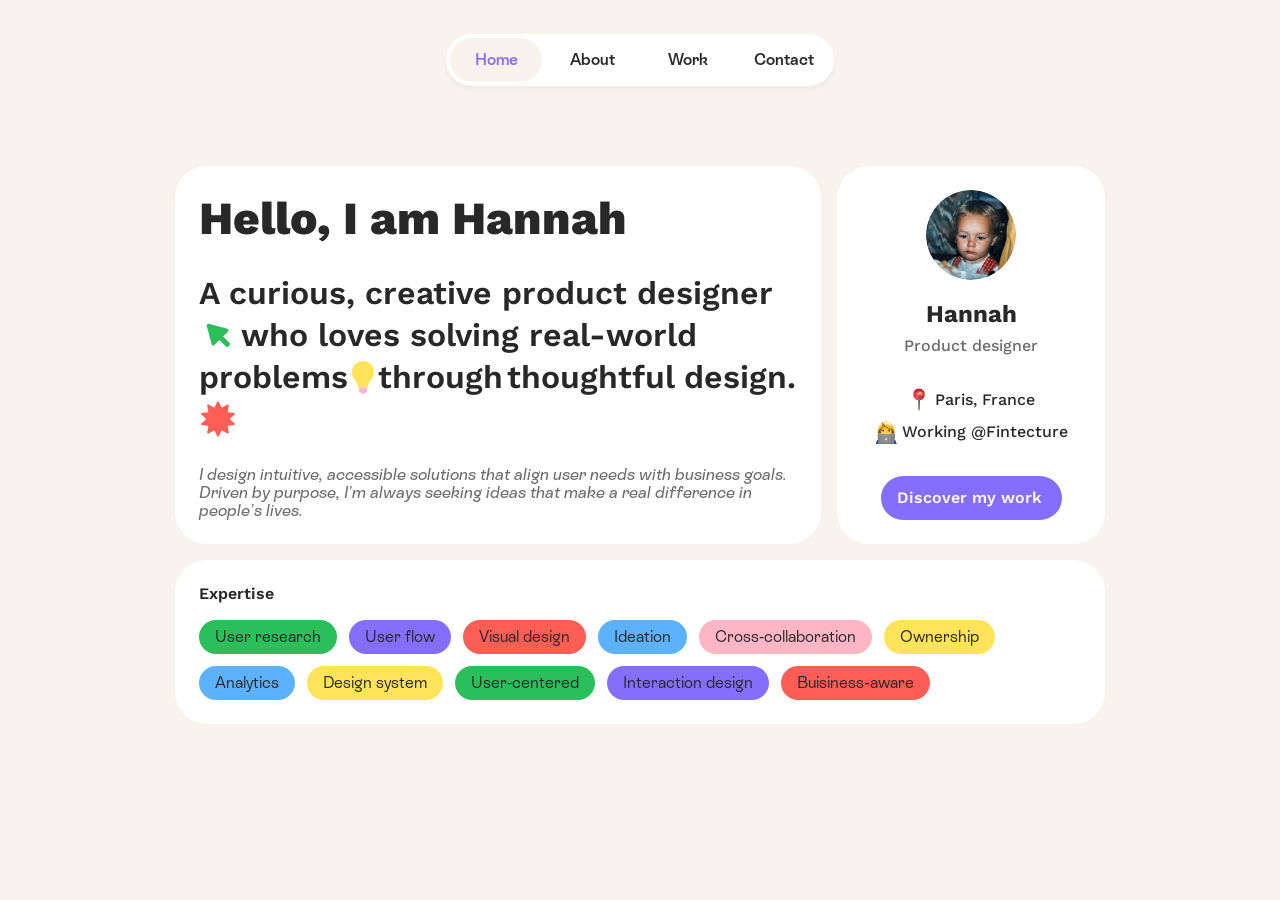
<file: index.html>
<!DOCTYPE html>
<html lang="en">
<head>
<meta charset="UTF-8">
<meta name="viewport" content="width=device-width, initial-scale=1.0">
<title>Hannah Allard — Product Designer</title>
<link rel="stylesheet" href="css/tokens.css">
<link rel="stylesheet" href="css/components.css">
<link rel="stylesheet" href="css/styles.css">
</head>
<body>
<div class="page">
  <nav class="nav-wrap">
    <div class="nav-pill">
      <a href="index.html" class="nav-link is-active">Home</a>
      <a href="about.html" class="nav-link">About</a>
      <a href="work.html" class="nav-link">Work</a>
      <a href="contact.html" class="nav-link">Contact</a>
    </div>
  </nav>

  <main class="home-content">
    <div class="home-row">
      <section class="card hello-card">
        <h1 class="hello-name">Hello, I am Hannah</h1>
        <div class="hello-definition">
          <div class="hello-line">
            <span>A curious, creative product designer</span>
            <img class="hello-icon" src="images/icons/cursor.svg" alt="">
            <span>who loves solving real-world</span>
          </div>
          <div class="hello-line">
            <span>problems</span>
            <img class="hello-icon hello-icon--lightbulb" src="images/icons/lightbulb.svg" alt="">
            <span>through</span>
            <span>thoughtful design.</span>
            <img class="hello-icon" src="images/icons/star.svg" alt="">
          </div>
        </div>
        <p class="hello-quote">I design intuitive, accessible solutions that align user needs with business goals. Driven by purpose, I&rsquo;m always seeking ideas that make a real difference in people&rsquo;s lives.</p>
      </section>

      <aside class="card profile-card">
        <div class="profile-top">
          <img class="avatar" src="images/photos/avatar-home.png" alt="Hannah">
          <div class="profile-name-block">
            <p class="name">Hannah</p>
            <p class="role">Product designer</p>
          </div>
        </div>
        <div class="profile-meta">
          <div class="profile-meta-row">
            <img src="images/icons/pin-location.png" alt="">
            <span>Paris, France</span>
          </div>
          <div class="profile-meta-row">
            <img src="images/icons/pin-work.png" alt="">
            <span>Working @Fintecture</span>
          </div>
        </div>
        <a href="work.html" class="btn btn--large"><span>Discover my work</span><img class="btn-arrow" src="images/icons/arrow-straight-large.svg" alt=""></a>
      </aside>
    </div>

    <section class="card expertise-card">
      <p class="expertise-title">Expertise</p>
      <div class="badges">
        <span class="badge badge--grass">User research</span>
        <span class="badge badge--space">User flow</span>
        <span class="badge badge--pop">Visual design</span>
        <span class="badge badge--sky">Ideation</span>
        <span class="badge badge--barb">Cross-collaboration</span>
        <span class="badge badge--dandelion">Ownership</span>
        <span class="badge badge--sky">Analytics</span>
        <span class="badge badge--dandelion">Design system</span>
        <span class="badge badge--grass">User-centered</span>
        <span class="badge badge--space">Interaction design</span>
        <span class="badge badge--pop">Buisiness-aware</span>
      </div>
    </section>
  </main>
</div>
</body>
</html>
</file>
<file: css/tokens.css>
/* ===========================================================
   Design tokens — single source of truth for the portfolio site.
   Source: Figma "Component" page (node 25:948)
   =========================================================== */

@import url('https://fonts.googleapis.com/css2?family=Work+Sans:wght@400;500;600;700;800&display=swap');
@import url('../fonts/fonts.css');

:root {
  /* Color palette */
  --color-dark: #282828;
  --color-grey: #6c6c6c;
  --color-white: #ffffff;
  --color-dirt: #f8f3ec;
  --color-space: #856eff;
  --color-sky: #5db2ff;
  --color-grass: #2bbf5c;
  --color-barb: #ffb6c4;
  --color-dandelion: #ffe459;
  --color-pop: #ff5e55;

  /* Typography */
  --font-heading: 'Work Sans', sans-serif;
  --font-accent: 'ES Rebond Grotesque', sans-serif;

  /* Radii */
  --radius-card: 32px;
  --radius-pill: 56px;
  --radius-badge: 36.788px;
  --radius-image: 8px;

  /* Shadows */
  --shadow-nav: 0px 4px 6px rgba(0, 0, 0, 0.04);
  --shadow-fab: 2px 4px 6px rgba(0, 0, 0, 0.18);
  --shadow-card: 2px 4px 9px rgba(0, 0, 0, 0.12);

  /* Motion */
  --ease-standard: cubic-bezier(0.4, 0, 0.2, 1);
  --duration-fast: 160ms;
  --duration-base: 240ms;
}
</file>
<file: css/components.css>
/* ===========================================================
   Shared components — matches the Figma component library
   (Navigation, Button, Badge, Accordion — node 25:948)
   =========================================================== */

/* ---------- Navigation ---------- */
.nav-pill {
  display: flex;
  align-items: center;
  gap: 4px;
  padding: 4px;
  background: var(--color-white);
  border-radius: var(--radius-pill);
  box-shadow: var(--shadow-nav);
}

.nav-link {
  display: flex;
  align-items: center;
  justify-content: center;
  width: 92px;
  padding: 12px 24px;
  border-radius: var(--radius-pill);
  background: var(--color-white);
  font-family: var(--font-accent);
  font-weight: 600;
  font-size: 16px;
  line-height: 20px;
  color: var(--color-dark);
  cursor: pointer;
  transition: color var(--duration-fast) var(--ease-standard);
}

.nav-link:hover {
  color: var(--color-space);
}

.nav-link.is-active {
  background: var(--color-dirt);
  color: var(--color-space);
}

/* ---------- Buttons ---------- */
.btn {
  display: inline-flex;
  align-items: center;
  justify-content: center;
  gap: 4px;
  border-radius: var(--radius-pill);
  font-family: var(--font-heading);
  font-weight: 600;
  cursor: pointer;
  border: none;
  text-decoration: none;
  transition: background var(--duration-fast) var(--ease-standard), color var(--duration-fast) var(--ease-standard);
}

.btn .btn-arrow {
  width: 0;
  overflow: hidden;
  opacity: 0;
  transition: width var(--duration-base) var(--ease-standard), opacity var(--duration-base) var(--ease-standard);
}

.btn:hover .btn-arrow {
  width: 20px;
  opacity: 1;
}

/* Large main — the hero CTA ("Discover my work") */
.btn--large {
  padding: 12px 16px;
  background: var(--color-space);
  color: var(--color-dirt);
  font-size: 16px;
  line-height: 20px;
}

.btn--large:hover {
  color: var(--color-white);
}

.btn--large .btn-arrow {
  height: 20px;
}

.btn--large:hover .btn-arrow {
  width: 20px;
}

/* Secondary — "Discover", "Read the article", "Check out my resume" */
.btn--secondary {
  padding: 12px 16px;
  background: var(--color-dirt);
  color: var(--color-dark);
  font-size: 16px;
  line-height: 20px;
}

.btn--secondary:hover {
  background: var(--color-white);
}

.btn--secondary .btn-arrow {
  width: 0;
  height: 14px;
}

.btn--secondary:hover .btn-arrow {
  width: 14px;
}

/* Icon-only — back-to-top FAB */
.btn--icon {
  background: var(--color-white);
  box-shadow: var(--shadow-fab);
  padding: 10px;
  border-radius: var(--radius-pill);
  transition: transform var(--duration-fast) var(--ease-standard);
}

.btn--icon:hover {
  transform: translateY(-2px);
}

/* ---------- Badges ---------- */
.badge {
  display: inline-flex;
  align-items: center;
  justify-content: center;
  border-radius: var(--radius-badge);
  font-family: var(--font-accent);
  font-style: normal;
  white-space: nowrap;
}

.badge--sm {
  padding: 8px 12px;
  font-weight: 500;
  font-size: 12px;
  line-height: 14px;
}

.badge--md {
  padding: 8px 12px;
  font-weight: 500;
  font-size: 16px;
  line-height: 18px;
}

.badge--lg {
  padding: 8px 16px;
  font-weight: 400;
  font-size: 20px;
  line-height: 24px;
}

/* ---------- Accordion ---------- */
.accordion {
  display: flex;
  flex-direction: column;
  align-items: flex-start;
  width: 100%;
  padding: 24px;
  background: var(--color-dandelion);
  border-radius: var(--radius-card);
  border: none;
  text-align: left;
  cursor: pointer;
  transition: box-shadow var(--duration-fast) var(--ease-standard);
}

.accordion:hover {
  box-shadow: 0 2px 10px rgba(0, 0, 0, 0.08);
}

.accordion--alert {
  background: var(--color-pop);
}

.accordion__header {
  display: flex;
  align-items: flex-start;
  justify-content: space-between;
  width: 100%;
}

.accordion__title-group {
  display: flex;
  align-items: flex-end;
  gap: 12px;
  color: var(--color-dark);
}

.accordion__step {
  font-family: var(--font-heading);
  font-weight: 500;
  font-size: 12px;
  line-height: 14px;
  white-space: nowrap;
}

.accordion__title {
  font-family: var(--font-heading);
  font-weight: 600;
  font-size: 14px;
  line-height: 16px;
  white-space: nowrap;
}

.accordion__chevron {
  width: 16px;
  height: 16px;
  flex-shrink: 0;
  transition: transform var(--duration-base) var(--ease-standard);
}

.accordion[aria-expanded="true"] .accordion__chevron {
  transform: rotate(180deg);
}

.accordion__body {
  display: grid;
  grid-template-rows: 0fr;
  width: 100%;
  transition: grid-template-rows var(--duration-base) var(--ease-standard);
}

.accordion[aria-expanded="true"] .accordion__body {
  grid-template-rows: 1fr;
}

.accordion__body-inner {
  overflow: hidden;
}

.accordion[aria-expanded="true"] .accordion__body-inner {
  padding-top: 12px;
}

.accordion__body p,
.accordion__body li {
  font-family: var(--font-heading);
  font-weight: 400;
  font-size: 14px;
  line-height: 16px;
  color: var(--color-dark);
  text-align: left;
}

.accordion__body ul {
  list-style: disc;
  padding-left: 21px;
}
</file>
<file: css/styles.css>
/* Colors, fonts, radii: see css/tokens.css (loaded before this file) */

* {
  box-sizing: border-box;
  margin: 0;
  padding: 0;
}

html, body {
  background: var(--color-dirt);
  font-family: var(--font-heading);
  color: var(--color-dark);
}

a {
  text-decoration: none;
  color: inherit;
}

.page {
  position: relative;
  width: 1280px;
  max-width: 100%;
  margin: 0 auto;
  min-height: 100vh;
}

/* Navigation */
.nav-wrap {
  display: flex;
  align-items: center;
  justify-content: center;
  height: 120px;
  width: 100%;
  padding: 0 80px;
}

/* .nav-pill is now defined in components.css */

/* Home page content */
.home-content {
  width: 930px;
  max-width: calc(100% - 48px);
  margin: 0 auto;
  padding-top: 46px;
  padding-bottom: 80px;
  display: flex;
  flex-direction: column;
  gap: 16px;
}

.home-row {
  display: flex;
  gap: 16px;
  align-items: stretch;
}

.card {
  background: var(--color-white);
  border-radius: 32px;
}

.hello-card {
  width: 646px;
  padding: 24px;
  display: flex;
  flex-direction: column;
  gap: 28px;
}

.hello-name {
  font-family: var(--font-heading);
  font-weight: 800;
  font-size: 46px;
  line-height: 56px;
  color: var(--color-dark);
}

.hello-definition {
  display: flex;
  flex-direction: column;
  gap: 4px;
}

.hello-line {
  display: flex;
  flex-wrap: wrap;
  align-items: center;
  gap: 4px;
}

.hello-line span {
  font-family: var(--font-heading);
  font-weight: 600;
  font-size: 32px;
  line-height: 38px;
  color: var(--color-dark);
  white-space: nowrap;
}

.hello-icon {
  width: 38px;
  height: 38px;
  flex-shrink: 0;
}

.hello-icon--lightbulb {
  width: auto;
  height: 33px;
}

.hello-quote {
  font-family: var(--font-accent);
  font-style: italic;
  font-weight: 500;
  font-size: 16px;
  line-height: 18px;
  color: var(--color-grey);
}

.profile-card {
  width: 268px;
  padding: 24px;
  display: flex;
  flex-direction: column;
  align-items: center;
  justify-content: flex-start;
  gap: 32px;
}

.profile-top {
  display: flex;
  flex-direction: column;
  align-items: center;
  gap: 20px;
}

.avatar {
  width: 90px;
  height: 90px;
  border-radius: 50%;
  object-fit: cover;
  cursor: pointer;
  border: none;
  padding: 0;
  display: block;
}

.profile-name-block {
  display: flex;
  flex-direction: column;
  align-items: center;
  gap: 8px;
}

.profile-name-block .name {
  font-family: var(--font-heading);
  font-weight: 700;
  font-size: 24px;
  line-height: 28px;
  color: var(--color-dark);
}

.profile-name-block .role {
  font-family: var(--font-heading);
  font-weight: 500;
  font-size: 16px;
  line-height: 20px;
  color: var(--color-grey);
}

.profile-meta {
  display: flex;
  flex-direction: column;
  align-items: center;
  gap: 8px;
}

.profile-meta-row {
  display: flex;
  align-items: center;
  gap: 4px;
}

.profile-meta-row img {
  width: 24px;
  height: 24px;
  object-fit: cover;
}

.profile-meta-row span {
  font-family: var(--font-heading);
  font-weight: 500;
  font-size: 16px;
  line-height: 20px;
  color: var(--color-dark);
}

.expertise-card {
  width: 100%;
  padding: 24px;
  display: flex;
  flex-direction: column;
  gap: 16px;
}

.expertise-title {
  font-family: var(--font-heading);
  font-weight: 600;
  font-size: 16px;
  line-height: 20px;
  color: var(--color-dark);
}

.badges {
  display: flex;
  flex-wrap: wrap;
  gap: 12px;
}

.badge {
  display: flex;
  align-items: center;
  justify-content: center;
  padding: 8px 16px;
  border-radius: 36.788px;
  font-family: var(--font-accent);
  font-weight: 400;
  font-style: normal;
  font-size: 16px;
  line-height: 18px;
  color: var(--color-dark);
  white-space: nowrap;
}

.badge--grass { background: var(--color-grass); }
.badge--space { background: var(--color-space); }
.badge--pop { background: var(--color-pop); }
.badge--sky { background: var(--color-sky); }
.badge--barb { background: var(--color-barb); }
.badge--dandelion { background: var(--color-dandelion); }
</file>
